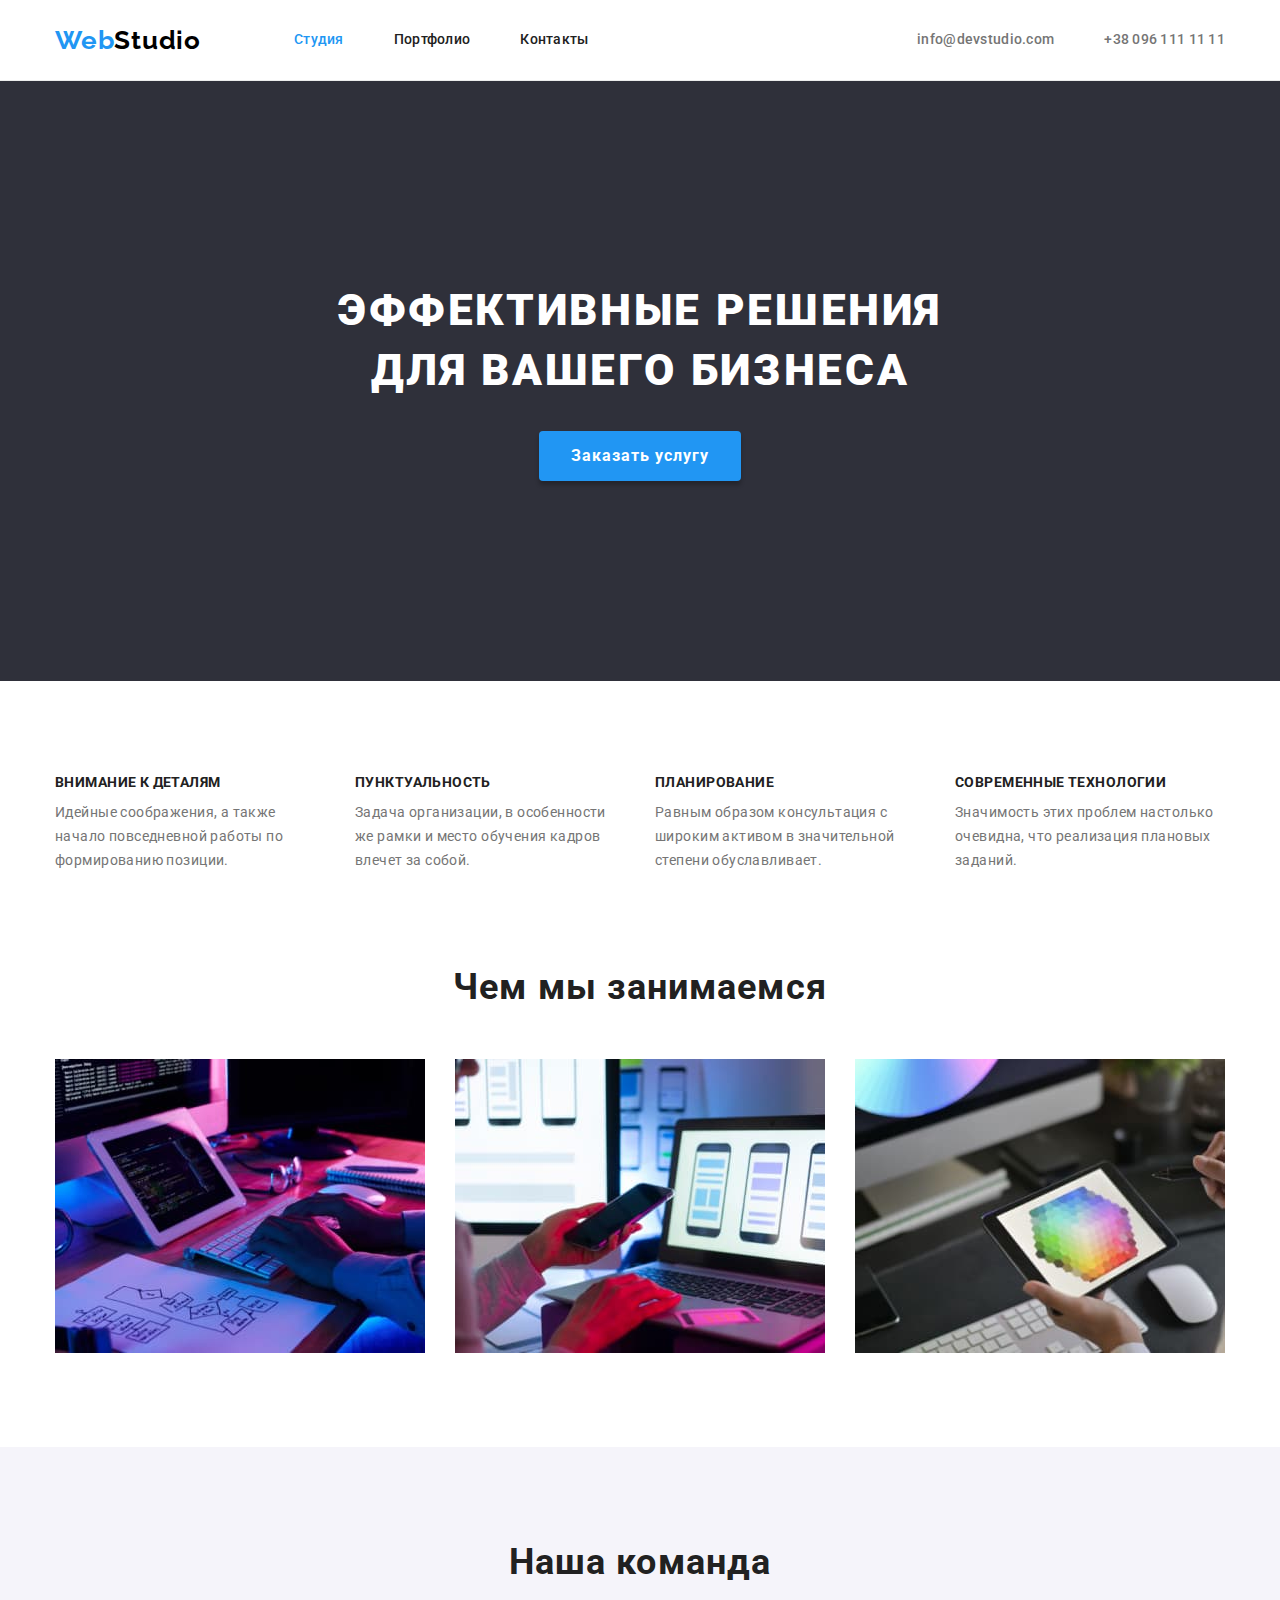
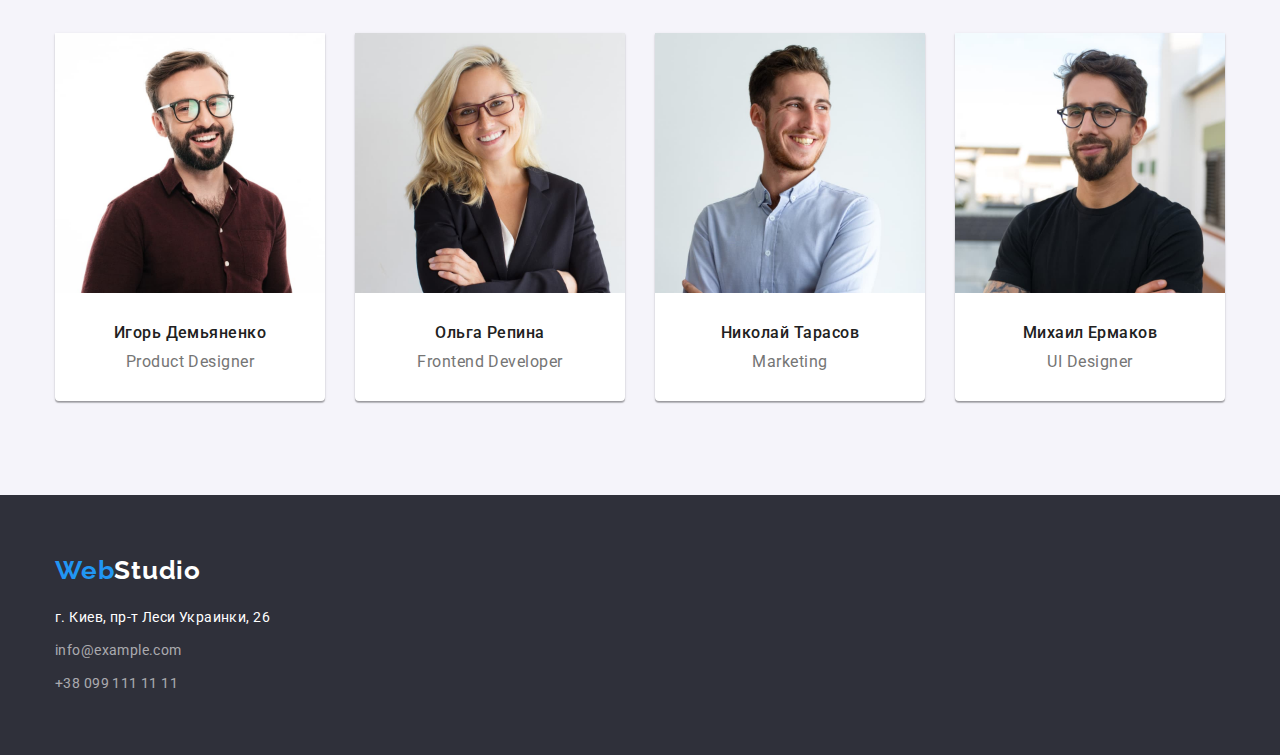
<file: index.html>
<!DOCTYPE html>
<html lang="ru">
  <head>
    <meta charset="UTF-8" />
    <meta http-equiv="X-UA-Compatible" content="IE=edge" />
    <meta name="viewport" content="width=device-width, initial-scale=1.0" />
    <title>Студія</title>
    <link rel="preconnect" href="https://fonts.googleapis.com" />
    <link rel="preconnect" href="https://fonts.gstatic.com" crossorigin />
    <link
      href="https://fonts.googleapis.com/css2?family=Raleway:wght@700&family=Roboto:wght@400;500;700;900&display=swap"
      rel="stylesheet"
    />
    <link
      rel="stylesheet"
      href="https://cdn.jsdelivr.net/npm/modern-normalize@1.1.0/modern-normalize.min.css"
    />
    <link rel="stylesheet" href="./css/reset.css" />
    <link rel="stylesheet" href="./css/styles.css" />
  </head>
  <body>
    <!--HEADER-->
    <header class="page-header">
      <div class="container page-header-container">
        <nav class="page-nav">
          <a class="logo" href="./index.html" lang="en"
            >Web<span class="logo-black">Studio</span></a
          >
          <ul class="menu list">
            <li class="menu-item">
              <a class="menu-link current" href="./index.html">Студия</a>
            </li>
            <li class="menu-item">
              <a class="menu-link" href="./portfolio.html">Портфолио</a>
            </li>
            <li class="menu-item"><a class="menu-link" href="">Контакты</a></li>
          </ul>
        </nav>
        <ul class="page-nav">
          <li>
            <a class="contact-mail" href="mailto:info@devstudio.com"
              >info@devstudio.com</a
            >
          </li>
          <li>
            <a class="contact-phone-number" href="tel:+38961111111"
              >+38 096 111 11 11</a
            >
          </li>
        </ul>
      </div>
    </header>
    <main>
      <!--HERO-->
      <section class="page-hero">
        <div class="container">
          <h1 class="main-title">Эффективные решения для вашего бизнеса</h1>
          <button class="modal-btn" type="button">Заказать услугу</button>
        </div>
      </section>
      <!--ADVANTAGES-->
      <section class="advantages-section section">
        <div class="container">
          <h2 class="visually-hidden">Наши преимущества</h2>
          <ul class="page-advantages-container">
            <li class="advantages-card">
              <h3 class="title-advantages">Внимание к деталям</h3>
              <p class="description-advantages">
                Идейные соображения, а также начало повседневной работы по
                формированию позиции.
              </p>
            </li>
            <li class="advantages-card">
              <h3 class="title-advantages">Пунктуальность</h3>
              <p class="description-advantages">
                Задача организации, в особенности же рамки и место обучения
                кадров влечет за собой.
              </p>
            </li>
            <li class="advantages-card">
              <h3 class="title-advantages">Планирование</h3>
              <p class="description-advantages">
                Равным образом консультация с широким активом в значительной
                степени обуславливает.
              </p>
            </li>
            <li class="advantages-card">
              <h3 class="title-advantages">Современные технологии</h3>
              <p class="description-advantages">
                Значимость этих проблем настолько очевидна, что реализация
                плановых заданий.
              </p>
            </li>
          </ul>
        </div>
      </section>
      <!--WORK-->
      <section class="work-section section">
        <div class="container">
          <h2 class="section-title">Чем мы занимаемся</h2>
          <ul class="page-work-container">
            <li>
              <img
                src="./images/about/img-type.jpg"
                alt="Разрабатываем"
                width="370"
                height="294"
              />
            </li>
            <li>
              <img
                src="./images/about/img-phone.jpg"
                alt="Адаптируем"
                width="370"
                height="294"
              />
            </li>
            <li>
              <img
                src="./images/about/img-color.jpg"
                alt="Подбираем дизайн"
                width="370"
                height="294"
              />
            </li>
          </ul>
        </div>
      </section>
      <!--EMPLOYEES-->
      <section class="employees-section section">
        <div class="container">
          <h2 class="section-title">Наша команда</h2>
          <ul class="page-employees-container">
            <li class="employees-card">
              <img
                src="./images/employees/img-igordemjanenko.jpg"
                alt="Игорь Демьяненко"
                width="270"
                height="260"
              />
              <div class="employees-card-content-wrapper">
                <h3 class="employees-name">Игорь Демьяненко</h3>
                <p class="employees-job" lang="en">Product Designer</p>
              </div>
            </li>
            <li class="employees-card">
              <img
                src="./images/employees/img-olgarepina.jpg"
                alt="Ольга Репина"
                width="270"
                height="260"
              />
              <div class="employees-card-content-wrapper">
                <h3 class="employees-name">Ольга Репина</h3>
                <p class="employees-job" lang="en">Frontend Developer</p>
              </div>
            </li>
            <li class="employees-card">
              <img
                src="./images/employees/img-nikolaytarasov.jpg"
                alt="Николай Тарасов"
                width="270"
                height="260"
              />
              <div class="employees-card-content-wrapper">
                <h3 class="employees-name">Николай Тарасов</h3>
                <p class="employees-job" lang="en">Marketing</p>
              </div>
            </li>
            <li class="employees-card">
              <img
                src="./images/employees/img-mihailermakov.jpg"
                alt="Михаил Ермаков"
                width="270"
                height="260"
              />
              <div class="employees-card-content-wrapper">
                <h3 class="employees-name">Михаил Ермаков</h3>
                <p class="employees-job" lang="en">UI Designer</p>
              </div>
            </li>
          </ul>
        </div>
      </section>
    </main>
    <!--FOOTER-->
    <footer class="background-footer">
      <div class="container">
        <a class="logo-footer logo" href="./index.html" lang="en"
          >Web<span class="logo-white">Studio</span></a
        >
        <address>
          <ul>
            <li>
              <a
                class="location"
                href="https://goo.gl/maps/pXE2QNJU4stwtCro8"
                target="_blank"
                rel="noopener noreferrer"
                >г. Киев, пр-т Леси Украинки, 26</a
              >
            </li>
            <li>
              <a class="contact-mail-footer" href="mailto:info@example.com"
                >info@example.com</a
              >
            </li>
            <li>
              <a class="contact-phone-number-footer" href="tel:+380991111111"
                >+38 099 111 11 11</a
              >
            </li>
          </ul>
        </address>
      </div>
    </footer>
  </body>
</html>
</file>
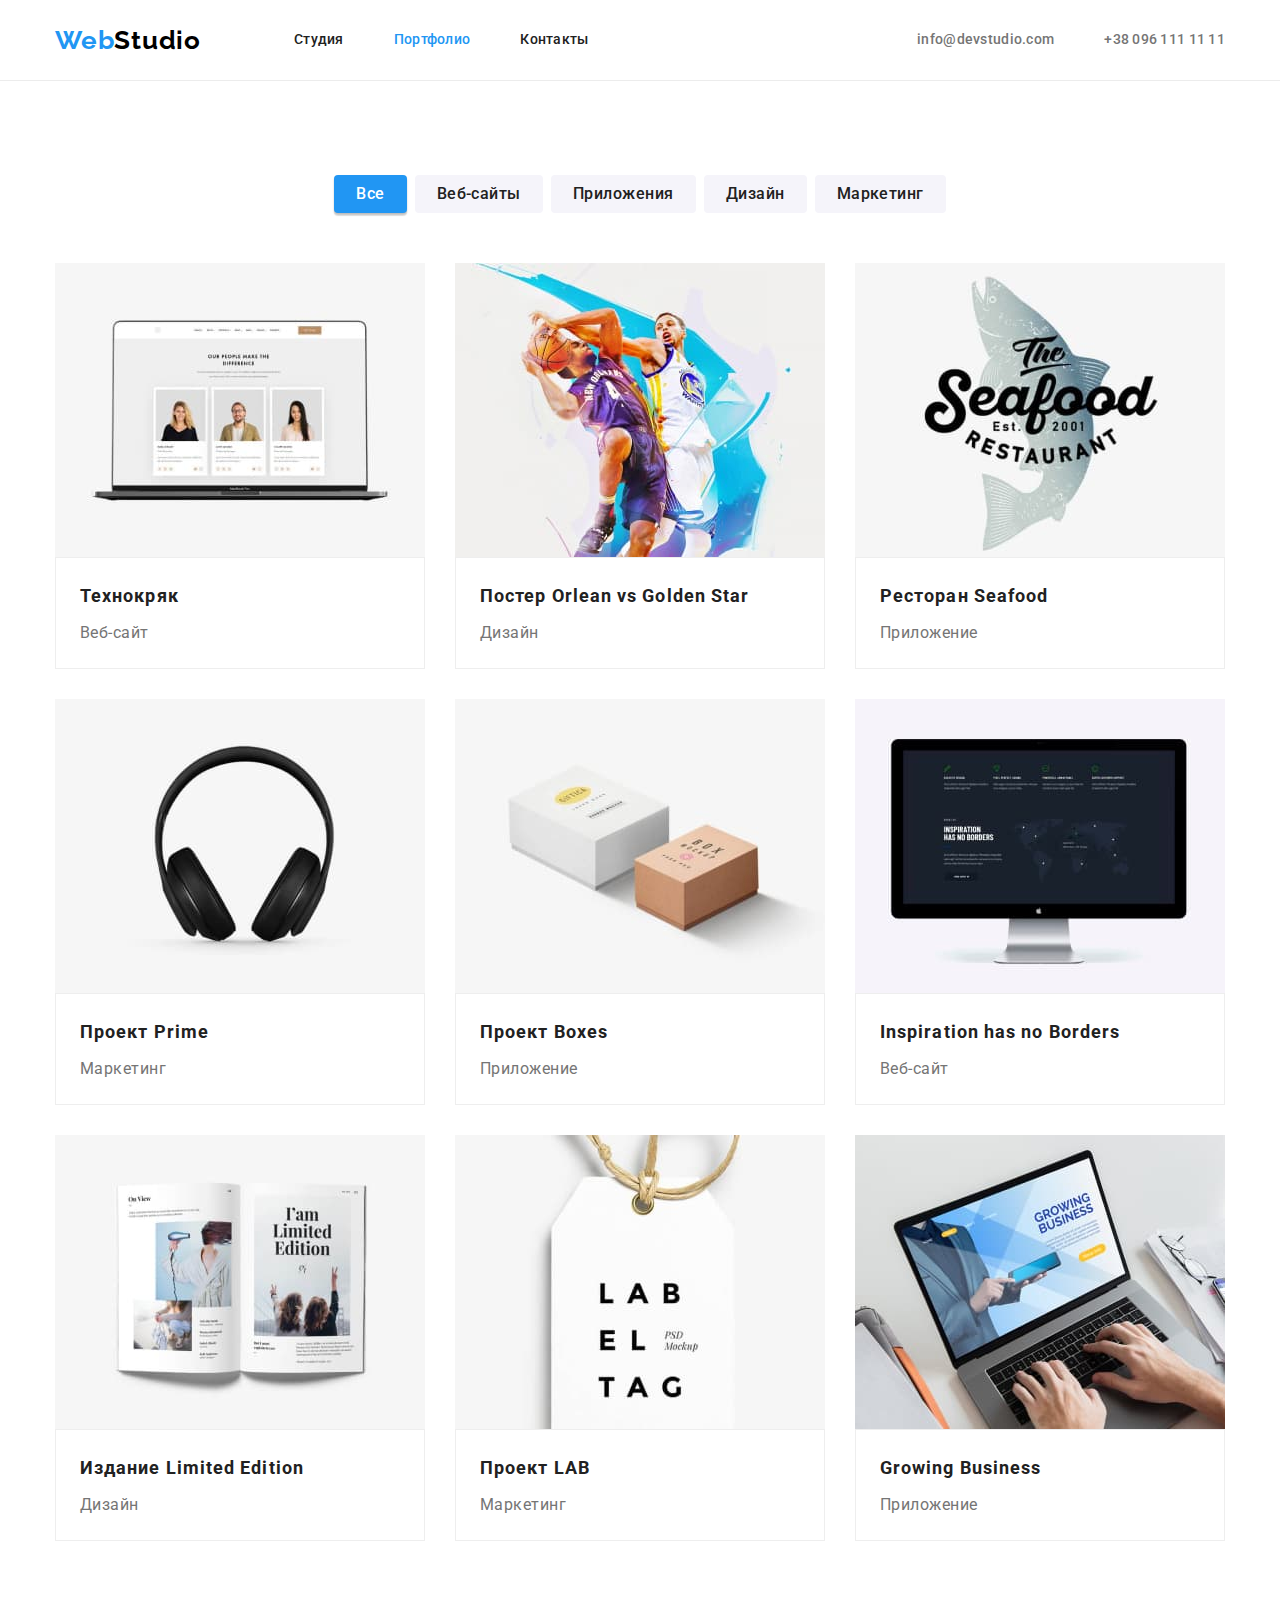
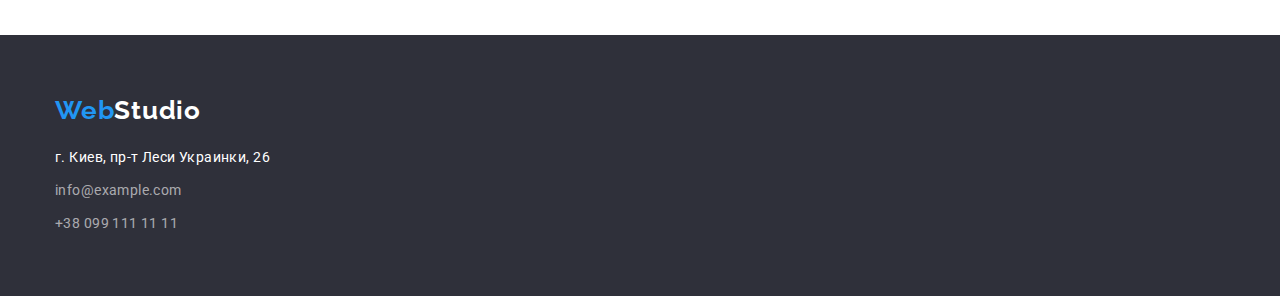
<file: portfolio.html>
<!DOCTYPE html>
<html lang="ru">
  <head>
    <meta charset="UTF-8" />
    <meta http-equiv="X-UA-Compatible" content="IE=edge" />
    <meta name="viewport" content="width=device-width, initial-scale=1.0" />
    <title>Портфоліо</title>
    <link rel="preconnect" href="https://fonts.googleapis.com" />
    <link rel="preconnect" href="https://fonts.gstatic.com" crossorigin />
    <link
      href="https://fonts.googleapis.com/css2?family=Raleway:wght@700&family=Roboto:wght@400;500;700;900&display=swap"
      rel="stylesheet"
    />
    <link
      rel="stylesheet"
      href="https://cdn.jsdelivr.net/npm/modern-normalize@1.1.0/modern-normalize.min.css"
    />
    <link rel="stylesheet" href="./css/reset.css" />
    <link rel="stylesheet" href="./css/styles.css" />
  </head>
  <body>
    <!--HEADER-->
    <header class="page-header">
      <div class="container page-header-container">
        <nav class="page-nav">
          <a class="logo" href="./index.html" lang="en"
            >Web<span class="logo-black">Studio</span></a
          >
          <ul class="menu list">
            <li class="menu-item">
              <a class="menu-link" href="./index.html">Студия</a>
            </li>
            <li class="menu-item">
              <a class="menu-link current" href="./portfolio.html">Портфолио</a>
            </li>
            <li class="menu-item"><a class="menu-link" href="">Контакты</a></li>
          </ul>
        </nav>
        <ul class="page-nav">
          <li>
            <a class="contact-mail" href="mailto:info@devstudio.com"
              >info@devstudio.com</a
            >
          </li>
          <li>
            <a class="contact-phone-number" href="tel:+38961111111"
              >+38 096 111 11 11</a
            >
          </li>
        </ul>
      </div>
    </header>
    <main>
      <!--HERO-->
      <section class="section">
        <div class="container">
          <h1 class="visually-hidden">Страница Портфолио</h1>
          <ul class="page-button-container">
            <li>
              <button class="modal-btn-portfolio button-current" type="button">
                Все
              </button>
            </li>
            <li>
              <button class="modal-btn-portfolio" type="button">
                Веб-сайты
              </button>
            </li>
            <li>
              <button class="modal-btn-portfolio" type="button">
                Приложения
              </button>
            </li>
            <li>
              <button class="modal-btn-portfolio" type="button">Дизайн</button>
            </li>
            <li>
              <button class="modal-btn-portfolio" type="button">
                Маркетинг
              </button>
            </li>
          </ul>
          <!--PROJECTS-->
          <h2 class="visually-hidden">Наши проекты</h2>
          <ul class="projects-foto projects-container">
            <li class="projects-card">
              <img
                src="./images/portfolio-projects/tehnokryak.jpg"
                alt="Веб-сайт"
                width="370"
                height="294"
              />
              <div class="project-card-content-wrapper">
                <h2 class="img-project">Технокряк</h2>
                <p class="description-project">Веб-сайт</p>
              </div>
            </li>
            <li class="projects-card">
              <img
                src="./images/portfolio-projects/poster-basket.jpg"
                alt="Постер баскетболл"
                width="370"
                height="294"
              />
              <div class="project-card-content-wrapper">
                <h2 class="img-project">
                  Постер<span lang="en"> Orlean vs Golden Star</span>
                </h2>
                <p class="description-project">Дизайн</p>
              </div>
            </li>
            <li class="projects-card">
              <img
                src="./images/portfolio-projects/restorant-seafood.jpg"
                alt="Ресторан"
                width="370"
                height="294"
              />
              <div class="project-card-content-wrapper">
                <h2 class="img-project">
                  Ресторан<span lang="en"> Seafood</span>
                </h2>
                <p class="description-project">Приложение</p>
              </div>
            </li>
            <li class="projects-card">
              <img
                src="./images/portfolio-projects/project-prime.jpg"
                alt="Проект Prime"
                width="370"
                height="294"
              />
              <div class="project-card-content-wrapper">
                <h2 class="img-project">Проект<span lang="en"> Prime</span></h2>
                <p class="description-project">Маркетинг</p>
              </div>
            </li>
            <li class="projects-card">
              <img
                src="./images/portfolio-projects/project-boxes.jpg"
                alt="Проект Boxes"
                width="370"
                height="294"
              />
              <div class="project-card-content-wrapper">
                <h2 class="img-project">Проект<span lang="en"> Boxes</span></h2>
                <p class="description-project">Приложение</p>
              </div>
            </li>
            <li class="projects-card">
              <img
                src="./images/portfolio-projects/inspiration.jpg"
                alt="Веб-сайт"
                width="370"
                height="294"
              />
              <div class="project-card-content-wrapper">
                <h2 class="img-project">
                  <span lang="en">Inspiration has no Borders</span>
                </h2>
                <p class="description-project">Веб-сайт</p>
              </div>
            </li>
            <li class="projects-card">
              <img
                src="./images/portfolio-projects/limited-edition.jpg"
                alt="Издание LE"
                width="370"
                height="294"
              />
              <div class="project-card-content-wrapper">
                <h2 class="img-project">
                  Издание <span lang="en">Limited Edition</span>
                </h2>
                <p class="description-project">Дизайн</p>
              </div>
            </li>
            <li class="projects-card">
              <img
                src="./images/portfolio-projects/project-lab.jpg"
                alt="Проект LAB"
                width="370"
                height="294"
              />
              <div class="project-card-content-wrapper">
                <h2 class="img-project">Проект<span lang="en"> LAB</span></h2>
                <p class="description-project">Маркетинг</p>
              </div>
            </li>
            <li class="projects-card">
              <img
                src="./images/portfolio-projects/growing-business.jpg"
                alt="Приложение"
                width="370"
                height="294"
              />
              <div class="project-card-content-wrapper">
                <h2 class="img-project">
                  <span lang="en">Growing Business</span>
                </h2>
                <p class="description-project">Приложение</p>
              </div>
            </li>
          </ul>
        </div>
      </section>
    </main>
    <!--FOOTER-->
    <footer class="background-footer">
      <div class="container">
        <a class="logo-footer logo" href="./index.html" lang="en"
          >Web<span class="logo-white">Studio</span></a
        >
        <address>
          <ul>
            <li>
              <a
                class="location"
                href="https://goo.gl/maps/pXE2QNJU4stwtCro8"
                target="_blank"
                rel="noopener noreferrer"
                >г. Киев, пр-т Леси Украинки, 26</a
              >
            </li>
            <li>
              <a class="contact-mail-footer" href="mailto:info@example.com"
                >info@example.com</a
              >
            </li>
            <li>
              <a class="contact-phone-number-footer" href="tel:+380991111111"
                >+38 099 111 11 11</a
              >
            </li>
          </ul>
        </address>
      </div>
    </footer>
  </body>
</html>
</file>
<file: css/styles.css>
:root {
  --primary-font: "Roboto", sans-serif;
  --secondary-font: "Raleway", sans-serif;
  --primary-text-color-theme-light: #212121;
  --secondary-text-color-theme-light: #757575;
  --primary-text-color-theme-dark: #ffffff;
  --secondary-text-color-theme-dark: #ffffff99;
  --accent-color: #2196f3;
  --modal-btn-color-main: #188ce8;
  --modal-btn-color-portfolio: #f5f4fa;
  --section-background-color: #e5e5e5;
  --section-background-dark-color: #f5f4fa;
}
body {
  font-family: var(--primary-font);
  font-size: 14px;
  color: var(--primary-text-color-theme-light);
}
h1,
h2,
h3,
h4,
p {
  margin-top: 0;
  margin-bottom: 0;
}
ul,
ol {
  margin-top: 0;
  margin-bottom: 0;
  padding-left: 0;
}
img {
  display: block;
}
address {
  font-style: normal;
}
button {
  cursor: pointer;
}
/*============COMPONENTS============*/
.container {
  width: 1200px;
  padding: 0 15px;
  margin: 0 auto;
}
.section {
  padding-top: 94px;
  padding-bottom: 94px;
  /* max-width: 1600px; */
}
.section-title {
  font-weight: 700;
  font-size: 36px;
  line-height: 1.17;
  text-align: center;
  letter-spacing: 0.03em;
  color: var(--primary-text-color-theme-light);
  margin-bottom: 50px;
}
/*============/COMPONENTS============*/
/*===============HEADER==============*/

.page-header {
  color: var(--primary-text-color-theme-dark);
  /* padding-top: 24px;
  padding-bottom: 25px;
  height: 80px; */
  border-bottom: 1px solid #ececec;
}
.page-header-container {
  display: flex;
  align-items: center;
  justify-content: space-between;
}
.page-nav {
  display: flex;
  align-items: center;
}
.logo {
  font-family: var(--secondary-font);
  font-weight: 700;
  font-size: 26px;
  line-height: 1.19;
  letter-spacing: 0.03em;
  color: var(--accent-color);
  margin-right: 93px;
}
.logo-black {
  color: #000000;
}
.menu {
  display: flex;
  align-items: center;
}
.menu-item:not(:last-child) {
  margin-right: 50px;
}
.menu-link {
  font-family: var(--primary-font);
  font-weight: 500;
  line-height: 1.14;
  letter-spacing: 0.02em;
  color: var(--primary-text-color-theme-light);
  padding: 32px 0;
  display: block;
  /*color: #2196f3;*/
}
.menu-link:hover,
.menu-link:focus {
  color: var(--accent-color);
}
.contact-mail {
  font-weight: 500;
  font-size: 14px;
  line-height: 1.14;
  letter-spacing: 0.02em;
  color: var(--secondary-text-color-theme-light);
  margin-left: auto;
  margin-right: 50px;
  padding: 32px 0;
  display: block;
}
.contact-phone-number {
  font-weight: 500;
  font-size: 14px;
  line-height: 1.14;
  letter-spacing: 0.02em;
  color: var(--secondary-text-color-theme-light);
  padding: 32px 0;
  display: block;
}
.contact-phone-number:hover,
.contact-phone-number:focus {
  color: var(--accent-color);
}
.contact-mail:hover,
.contact-mail:focus {
  color: var(--accent-color);
}
.current {
  color: var(--accent-color);
}
/*===============/HEADER==============*/
/*===============HERO==============*/
.page-hero {
  background-color: #2f303a;
  max-width: 1600px;
  margin: 0 auto;
  padding: 200px 0;
}
.page-section {
  /* background-color: #2f303a; */
  max-width: 1600px;
  margin: 0 auto;
  padding: 200px 0;
}
.main-title {
  font-weight: 900;
  font-size: 44px;
  max-width: 650px;
  margin: 0 auto;
  margin-bottom: 30px;
  line-height: 1.36;
  text-align: center;
  letter-spacing: 0.06em;
  text-transform: uppercase;
  color: var(--primary-text-color-theme-dark);
}
.modal-btn {
  min-width: 200px;
  font-family: inherit;
  font-weight: 700;
  font-size: 16px;
  line-height: 1.88;
  display: flex;
  align-items: center;
  text-align: center;
  letter-spacing: 0.06em;
  color: var(--primary-text-color-theme-dark);
  background-color: var(--accent-color);
  box-shadow: 0px 4px 4px rgba(0, 0, 0, 0.25);
  border-radius: 4px;
  border: none;
  padding: 10px 32px;
  display: block;
  margin: 0 auto;
}
.modal-btn:hover,
.modal-btn:focus {
  background-color: var(--modal-btn-color-main);
  color: var(--primary-text-color-theme-dark);
}
.modal-btn-portfolio {
  font-family: inherit;
  font-weight: 500;
  font-size: 16px;
  line-height: 1.63;
  text-align: center;
  letter-spacing: 0.03em;
  color: var(--primary-text-color-theme-light);
  background: var(--modal-btn-color-portfolio);
  border-radius: 4px;
  border: none;
  padding: 6px 22px;
  display: block;
  margin: 0 auto;
}
.modal-btn-portfolio:hover,
.modal-btn-portfolio:focus,
.button-current {
  background-color: var(--accent-color);
  color: var(--primary-text-color-theme-dark);
  box-shadow: 0px 3px 1px rgba(0, 0, 0, 0.1), 0px 1px 2px rgba(0, 0, 0, 0.08),
    0px 2px 2px rgba(0, 0, 0, 0.12);
}
/*===============/HERO==============*/
/*===============ADVANTAGES==============*/
.advantages-section {
  padding-bottom: 0;
  /* background-color: var(--section-background-color); */
}
.page-advantages-container {
  /* display: flex;
  align-items: center;
  justify-content: space-between; */
  display: flex;
  flex-wrap: wrap;
  gap: 30px;
}
/* .advantages-card:not(:last-child) {
  margin-right: 30px;
} */
.advantages-card {
  flex-basis: calc((100% - 90px) / 4);
}
.visually-hidden {
  position: absolute;
  width: 1px;
  height: 1px;
  padding: 0;
  margin: -1px;
  overflow: hidden;
  clip: rect(0, 0, 0, 0);
  white-space: nowrap;
  border: 0;
}
.title-advantages {
  font-weight: 700;
  font-size: 14px;
  line-height: 1.14;
  letter-spacing: 0.03em;
  text-transform: uppercase;
  color: var(--primary-text-color-theme-light);
  margin-bottom: 10px;
}
.description-advantages {
  font-weight: 400;
  font-size: 14px;
  line-height: 1.71;
  letter-spacing: 0.03em;
  color: var(--secondary-text-color-theme-light);
}
/*===============/ADVANTAGES==============*/
/*===============WORK==============*/
.work-section {
  color: var(--section-background-color);
}
.page-work-container {
  display: flex;
  flex-wrap: wrap;
  gap: 30px;
}
/*===============/WORK==============*/
/*===============EMPLOYEES==============*/
.employees-section {
  background-color: var(--section-background-dark-color);
}
.page-employees-container {
  display: flex;
  align-items: center;
  gap: 30px;
}
.employees-name {
  font-weight: 500;
  font-size: 16px;
  line-height: 1.19;
  text-align: center;
  letter-spacing: 0.03em;
  color: var(--primary-text-color-theme-light);
}
.employees-job {
  font-weight: 400;
  font-size: 16px;
  line-height: 1.19;
  text-align: center;
  letter-spacing: 0.03em;
  color: var(--secondary-text-color-theme-light);
  margin-top: 10px;
  margin-bottom: 0;
}
.employees-card {
  flex-basis: calc((100% - 90px) / 4);
  box-shadow: 0px 1px 3px rgba(0, 0, 0, 0.12), 0px 1px 1px rgba(0, 0, 0, 0.14),
    0px 2px 1px rgba(0, 0, 0, 0.2);
  border-radius: 0px 0px 4px 4px;
  background-color: var(--primary-text-color-theme-dark);
}
.employees-card-content-wrapper {
  padding: 30px;
}
/*===============/EMPLOYEES==============*/
/*===============FOOTER==============*/
.background-footer {
  background: #2f303a;
  padding-top: 60px;
  padding-bottom: 60px;
}
.logo-footer {
  display: block;
  padding-bottom: 20px;
}
.logo-white {
  color: var(--primary-text-color-theme-dark);
}
/* .page-footer-container {
  display: flex;
  display: block;
  margin-bottom: 9px;
} */
.location,
.contact-mail-footer,
.contact-phone-number-footer {
  font-weight: 400;
  font-size: 14px;
  line-height: 1.71;
  letter-spacing: 0.03em;
  color: var(--primary-text-color-theme-dark);
}
.contact-mail-footer,
.contact-phone-number-footer {
  color: rgba(255, 255, 255, 0.6);
}
address {
  font-style: normal;
}
.location,
.contact-mail-footer {
  display: block;
  margin-bottom: 9px;
}
/*===============/FOOTER==============*/
/*==================PROJECTS==================*/
.img-project {
  font-weight: 700;
  font-size: 18px;
  line-height: 2;
  letter-spacing: 0.06em;
  color: var(--primary-text-color-theme-light);
  /* padding-left: 24px;
  padding-right: 24px;
  margin-top: 20px;
  margin-bottom: 4px; */
}
.description-project {
  font-weight: 400;
  font-size: 16px;
  line-height: 1.88;
  letter-spacing: 0.03em;
  color: var(--secondary-text-color-theme-light);
  /* padding-left: 24px;
  padding-right: 24px; */
  margin-top: 4px;
  /* margin-bottom: 20px; */
}
.page-button-container {
  display: flex;
  flex-wrap: wrap;
  justify-content: center;
  gap: 8px;
  margin-bottom: 50px;
}
.projects-foto {
  display: flex;
  flex-wrap: wrap;
  justify-content: center;
  gap: 30px;
}
.projects-card {
  flex-basis: calc((100% - 60px) / 3);
}
.projects-container {
  display: flex;
  align-items: center;
  gap: 30px;
  /* padding-top: 50px; */
  /* padding-bottom: 94px; */
}
.project-card-content-wrapper {
  /* padding-top: 20px; */
  padding: 20px 24px;
  border: 1px solid #eeeeee;
  background: #ffffff;
}
/*=================/PROJECTS==================*/
</file>
